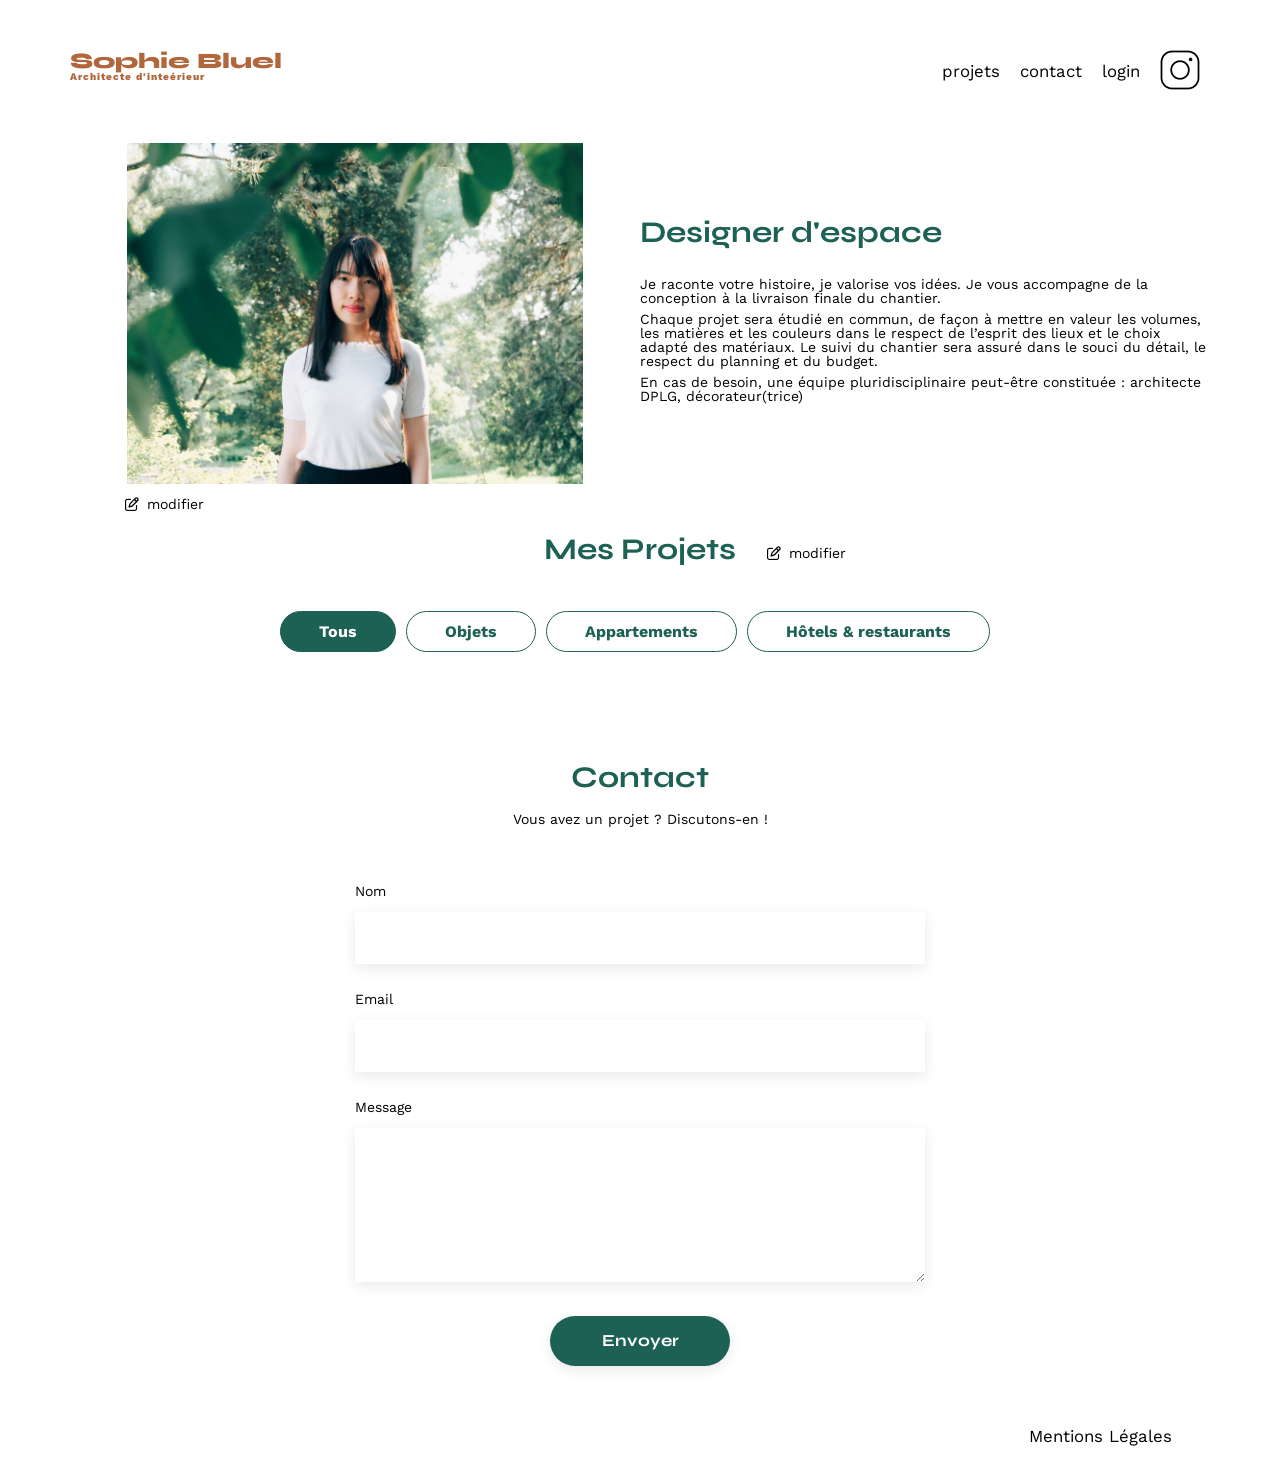
<file: FrontEnd/index.html>
<!DOCTYPE html>
<html lang="fr">
<head>
	<meta charset="UTF-8">
	<title>Sophie Bluel - Architecte d'intérieur</title>
	<meta name="viewport" content="width=device-width, initial-scale=1.0">
	<link rel="preconnect" href="https://fonts.googleapis.com">
	<link rel="preconnect" href="https://fonts.gstatic.com" crossorigin>
	<link href="https://fonts.googleapis.com/css2?family=Syne:wght@700;800&family=Work+Sans&display=swap" rel="stylesheet">
	<meta name="description" content="">
	<link rel="stylesheet" href="./assets/style.css">
	<link rel="stylesheet" href="https://cdnjs.cloudflare.com/ajax/libs/font-awesome/6.4.0/css/all.min.css" integrity="sha512-iecdLmaskl7CVkqkXNQ/ZH/XLlvWZOJyj7Yy7tcenmpD1ypASozpmT/E0iPtmFIB46ZmdtAc9eNBvH0H/ZpiBw==" crossorigin="anonymous" referrerpolicy="no-referrer" />
</head>
<body>
<div class="module no_display">
	<div class="window">
		
		<i class="fa-solid fa-xmark closeModule"></i>

		
		
		<i class="fa-solid fa-arrow-left back_arrow no_display"></i>
		<div class="addphoto_block no_display">
			<p class="title">Ajout photo</p>
			<form id="submit_photo" class="photo_form">
				<div class="photo_drop">
					<input id="photo_input" class="entry1" type="file" required>
					<div class="uploaded_photo_container"></div>
					<i class="fa-regular fa-image img_icon no_photo"></i>
					<p class="addbtn no_photo">+ Ajouter une photo</p>
					<p class="file_type_info no_photo">jpg.png: 4mo max</p>			
				</div>
				<label for="file_title" class="form_title" for="">Titre</label>
				<input id="file_title" class="form_block entry2" type="text" required>
				<label for="file_category" class="form_title" for="">Catégorie</label>
				<select id="file_category" class="form_block entry3" name="" id="">
					<option value=""></option>
				</select>
				<div class="sepationbar"></div>
				<button type="submit" class="btn add_photo_validation_btn">Valider</button>
			</form>
		</div>




		<div class="delphoto_block">
			<p class="title">Galerie photo</p>
			<div class="photo_container">
			</div>
			<div class="sepationbar"></div>
			<div class="btn addPhoto">Ajouter une photo</div>
			<p class="deleteGallery">Supprimer la galerie</p>
		</div>
	</div>
</div>

<div class="adminmode">
	<div class="edition_push"></div>
	<div class="edition_bar">
		<div class="edition_mode">
			<i class="fa-regular fa-pen-to-square edition_icon"></i>
			<p>Mode édition</p>
		</div>
		<button class="btn">publier les changements</button>
	</div>
</div>	



<header>
	<h1>Sophie Bluel <span>Architecte d'inteérieur</span></h1>
	<nav>
		<ul>
			<li>projets</li>
			<li>contact</li>
			<li class="logout_nav no_display">logout</li>
			<li class="login_nav"><a href="logpage.html">login</a></li>
			<li><img src="./assets/icons/instagram.png" alt="Instagram"></li>
		</ul>
	</nav>
</header>
<main>
	<section id="introduction">
		<figure>
			<img src="./assets/images/sophie-bluel.png" alt="">
			<div class="edit_btn edit_btn_photo">
				<i class="fa-regular fa-pen-to-square"></i>
				<p>modifier</p>
			</div>
		</figure>
		<article>
			<h2>Designer d'espace</h2>
			<p>Je raconte votre histoire, je valorise vos idées. Je vous accompagne de la conception à la livraison finale du chantier.</p>
			<p>Chaque projet sera étudié en commun, de façon à mettre en valeur les volumes, les matières et les couleurs dans le respect de l’esprit des lieux et le choix adapté des matériaux. Le suivi du chantier sera assuré dans le souci du détail, le respect du planning et du budget.</p>
			<p>En cas de besoin, une équipe pluridisciplinaire peut-être constituée : architecte DPLG, décorateur(trice)</p>
		</article>
	</section>
	<section id="portfolio">
		<div class="projet_title_container">
			<h2>Mes Projets</h2>
			<div class="edit_btn edit_btn_projet">
				<i class="fa-regular fa-pen-to-square"></i>
				<p>modifier</p>
			</div>
		</div>
		<div class="filter_container">
			<button class="btn btn_all selected">Tous</button>
			<button class="btn btn_objet">Objets</button>
			<button class="btn btn_appartment">Appartements</button>
			<button class="btn btn_hotel">Hôtels & restaurants</button>
		</div>
		<div class="gallery">
		</div>
	</section>
	<section id="contact">
		<h2>Contact</h2>
		<p>Vous avez un projet ? Discutons-en !</p>
		<form action="#" method="post">
			<label for="name">Nom</label>
			<input type="text" name="name" id="name">
			<label for="email">Email</label>
			<input type="email" name="email" id="email">
			<label for="message">Message</label>
			<textarea name="message" id="message" cols="30" rows="10"></textarea>
			<input type="submit" value="Envoyer">
		</form>
	</section>
</main>

<footer>
	<nav>
		<ul>
			<li>Mentions Légales</li>
		</ul>
	</nav>
</footer>
<script src="script.js" type="module"></script>
<script src="administrator-page.js" type="module"></script>
</body>
</html>
</file>
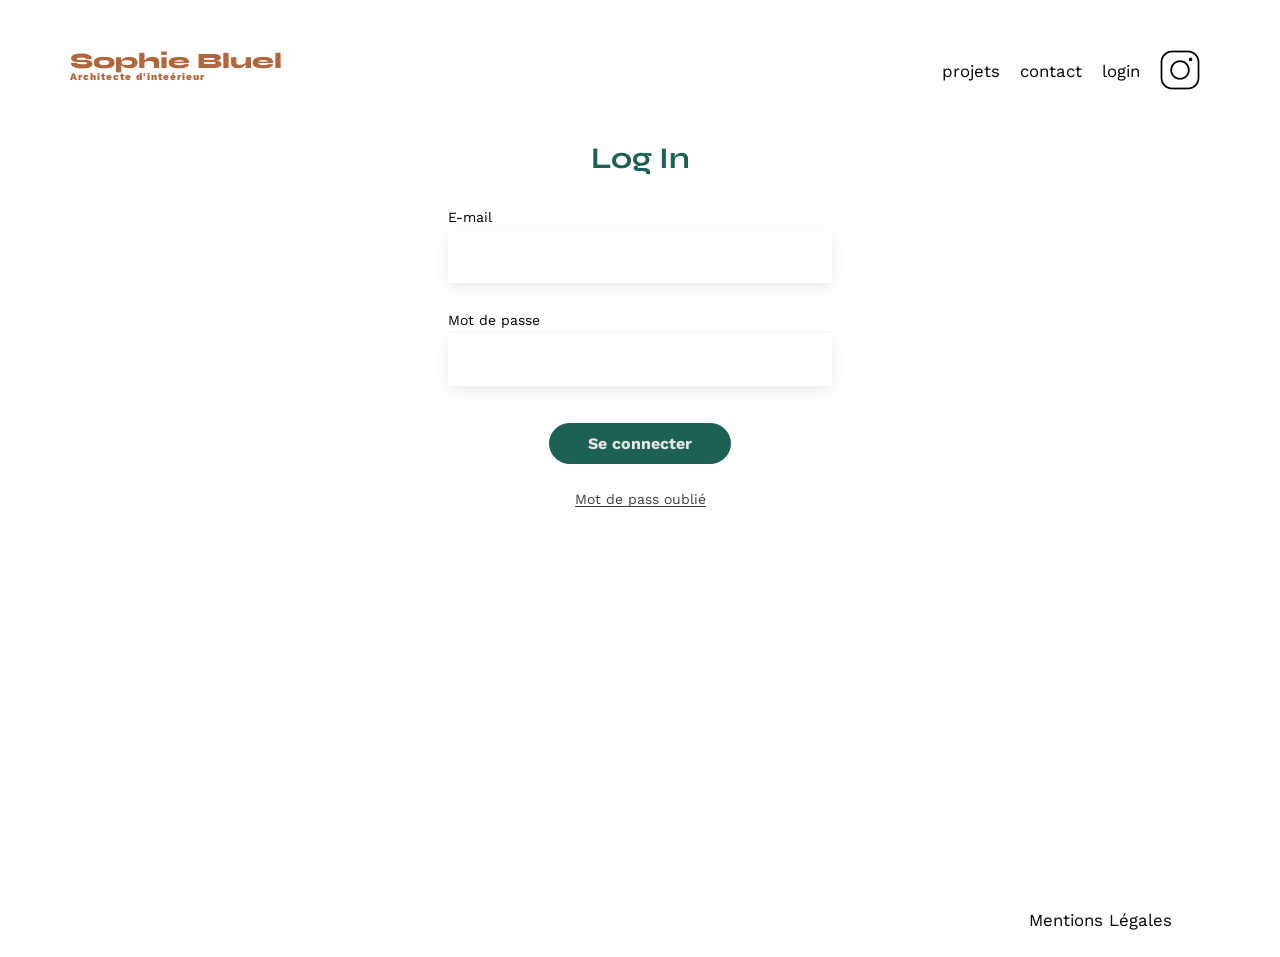
<file: FrontEnd/logpage.html>
<!DOCTYPE html>
<html lang="en">
<head>
	<meta charset="UTF-8">
	<title>Sophie Bluel - Connexion</title>
	<meta name="viewport" content="width=device-width, initial-scale=1.0">
	<link rel="preconnect" href="https://fonts.googleapis.com">
	<link rel="preconnect" href="https://fonts.gstatic.com" crossorigin>
	<link href="https://fonts.googleapis.com/css2?family=Syne:wght@700;800&family=Work+Sans&display=swap" rel="stylesheet">
	<meta name="description" content="">
	<link rel="stylesheet" href="./assets/style.css">
    <link rel="stylesheet" href="./assets/logstyle.css">
</head>
<body>
<header class="menu_header">
    <h1>Sophie Bluel <span>Architecte d'inteérieur</span></h1>
    <nav>
        <ul>
            <li>projets</li>
            <li>contact</li>
            <li><a href="logpage.html">login</a></li>
            <li><img src="./assets/icons/instagram.png" alt="Instagram"></li>
        </ul>
    </nav>
</header>

<main>
    
    <div class="login_menu">
        <h2 class="title">Log In</h2>
        <form id="logForm">
            <label for="email">E-mail</label>
            <input type="email" id="email" name="email" required>
            <label for="password">Mot de passe</label>
            <input type="password" id="password" name="password" required>
            <button type="submit" class="btn login_button">Se connecter</button>
        </form>
        <a class="forgotten_password" href="#">Mot de pass oublié</a>
    </div>    

</main>

<footer>
	<nav>
		<ul>
			<li>Mentions Légales</li>
		</ul>
	</nav>
</footer>
<script src="login.js"></script>
</body>
</html>
</file>
<file: FrontEnd/assets/style.css>
/* http://meyerweb.com/eric/tools/css/reset/
   v2.0 | 20110126
   License: none (public domain)
*/

html, body, div, span, applet, object, iframe,
h1, h2, h3, h4, h5, h6, p, blockquote, pre,
a, abbr, acronym, address, big, cite, code,
del, dfn, em, img, ins, kbd, q, s, samp,
small, strike, strong, sub, sup, tt, var,
b, u, i, center,
dl, dt, dd, ol, ul, li,
fieldset, form, label, legend,
table, caption, tbody, tfoot, thead, tr, th, td,
article, aside, canvas, details, embed,
figure, figcaption, footer, header, hgroup,
menu, nav, output, ruby, section, summary,
time, mark, audio, video {
	margin: 0;
	padding: 0;
	border: 0;
	font-size: 100%;
	font: inherit;
	vertical-align: baseline;
}
/* HTML5 display-role reset for older browsers */
article, aside, details, figcaption, figure,
footer, header, hgroup, menu, nav, section {
	display: block;
}
body {
	line-height: 1;
}
ol, ul {
	list-style: none;
}
blockquote, q {
	quotes: none;
}
blockquote:before, blockquote:after,
q:before, q:after {
	content: '';
	content: none;
}
table {
	border-collapse: collapse;
	border-spacing: 0;
}
/** end reset css**/
body {
	max-width: 1140px;
	margin:auto;
	font-family: 'Work Sans' ;
	font-size: 14px;
}
header {
	display: flex;
	justify-content: space-between;
	margin: 50px 0
}
section {
	margin: 50px 0
}

h1{
	display: flex;
	flex-direction: column;
	font-family: 'Syne';
	font-size: 22px;
	font-weight: 800;
	color: #B1663C
}

h1 > span {
	font-family: 'Work Sans';
	font-size:10px;
	letter-spacing: 0.1em;
;
}

h2{
	font-family: 'Syne';
	font-weight: 700;
	font-size: 30px;
	color: #1D6154
}
nav ul {
	display: flex;
	align-items: center;
	list-style-type: none;

}
nav li {
	padding: 0 10px;
	font-size: 1.2em;
}

li:hover {
	color: #B1663C;
	cursor: pointer;
}
li a:hover  {
	color: #B1663C;
}
#introduction {
	display: flex;
	align-items: center;
}
#introduction figure {
	flex: 1
}
#introduction img {
	display: block;
	margin: auto;
	width: 80%;
}

#introduction article {
	flex: 1
}
#introduction h2 {
	margin-bottom: 1em;
}

#introduction p {
	margin-bottom: 0.5em;
}
#portfolio h2 {
	text-align: center;
	margin-bottom: 1em;
}
.gallery {
	width: 100%;
	display: grid;
	grid-template-columns: 1fr 1fr 1fr;
	grid-column-gap: 20px;
	grid-row-gap: 20px;
}

.gallery img {
	width: 100%;

}
#contact {
	width: 50%;
margin: auto;
}
#contact > * {
	text-align: center;

}
#contact h2{
	margin-bottom: 20px;
}
#contact form {
	text-align: left;
	margin-top:30px;
	display: flex;
	flex-direction: column;
}

#contact input {
	height: 50px;
	font-size: 1.2em;
	border: none;
	box-shadow: 0px 4px 14px rgba(0, 0, 0, 0.09);
}
#contact label {
	margin: 2em 0 1em 0;
}
#contact textarea {
	border: none;
	box-shadow: 0px 4px 14px rgba(0, 0, 0, 0.09);
}

input[type="submit"]{
	font-family: 'Syne';
	font-weight: 700;
	color: white;
	background-color: #1D6154;
	margin : 2em auto ;
	width: 180px;
	text-align: center;
	border-radius: 60px ;
}

footer nav ul {
	display: flex;
	justify-content: flex-end;
	margin: 2em
}
.btn {
    padding: 10px 38px;
    margin-top: 17px;
    color: #1D6154;
    border: 1px solid #1D6154;
    border-radius: 60px;
    background-color: transparent;
    width: fit-content;
    font-family: "Work Sans";
    font-size: 16px;
	font-weight: 700;
}
.filter_container {
	display: flex;
	justify-content: center;
	margin-bottom: 60px;
}
.filter_container .btn {
	margin-right: 10px;
}
.filter_container .selected {
	color: white;
	background-color: #1D6154;
}
.filter_container:last-child {
	margin-right: 0;
}
a {
	text-decoration: none;
	color: black;
}




/*** EDITION BAR ***/
.edition_bar {
	justify-content: center;
	align-items: center;
	width: 100vw;
	background-color: black;
	position: fixed;
	z-index: 1000;
	top: 0;
	left: 0;
	display: flex;
	padding: 10px 0;
}
.edition_bar .btn {
	margin-top: 0;
	color: black;
	border: white;
	background-color: white;
	margin-left: 13px;
}
.edition_mode {
	display: flex;
	align-items: baseline;
}
.edition_bar .edition_mode i, .edition_mode p{
	color: white;
	font-size: 16px;
	margin-right: 9px;
}
.edition_push {
	height: 50px;
}



.no_display {
	display: none!important;
}



/**** MODULE ****/

.module {
	top: 0;
	left: 0;
	height: 100vh;
	position: fixed;
	z-index: 99;
	width: 100vw;
	background: rgba(0, 0, 0, 0.5);
	display: flex;
	justify-content: center;
	align-items: center;
}
.module .window {
	box-sizing: border-box;
	width: 630px;
	background-color: white;
	text-align: center;
	display: flex;
	flex-direction: column;
	align-items: center;
	padding: 60px 100px 50px 100px;
	border-radius: 10px;
	margin-top: 50px;
}
.window .title {
	color: black;
	font-size: 26px;
	font-weight: 400;
	font-size: "Work Sans";
	margin-bottom: 46px;
}
.window .sepationbar {
	height: 2px;
	width: 100%;
	background-color: #b3b3b3;
	margin: 38px 0;
}
.module .window .photo_container {
	display: flex;
	gap: 10px;
	flex-flow: row wrap;
	object-fit:scale-down;
}
.module .window .photo_container figure img {
	height: 110px;
	width: 78px;
	overflow: hidden;
}
.module .window .photo_container figure {
	margin-bottom: 10px;
	text-align: start;
}

.window .btn {
	margin: 0 auto 23px auto;
	background-color: #1D6154;
	color: white;
	font-weight: 700px;
	padding: 10px 60px;
	font-family: "Syne";
	font-size: 14px;
}
.window .deleteGallery {
	color: #D65353;
}
.closeModule {
	font-size: 20px;
	padding: 3px;
	position: relative;
	top: -35px;
	left: 280px;
}



.trashIconContainer {
	height: 17px;
	width: 17px;
	background-color: black;
	border-radius: 2px;
	display: flex;
	justify-content: center;
	align-items: center;
	position: relative;
	top: 4px;
	left: 57px;
	margin-bottom: -17px;
}

.trashIconContainer .trashIcon {
	color: white;
	font-size: 9px;
} 

.addphoto_block .photo_drop {
	text-align: center;
}

.addphoto_block .photo_drop{
	width: 420px;
	background: #E8F1F7;
	border-radius: 3px;
	margin-bottom: 30px;
}
.addphoto_block .photo_drop .img_icon {
	font-size: 46px;
	color: #B9C5CC;
	margin: 28px 0 21px 0;
}
.addphoto_block .photo_drop .addbtn {
	border-radius: 50px;
	padding: 10px 33px;
	font-family: "Work Sans";
	font-weight: 500;
	font-size: 14px;
	line-height: 17px;
	color: #306685;
	background: #CBD6DC;
	width: fit-content;
	margin: 0 auto 7px auto;
}
.addphoto_block .photo_drop .file_type_info {
	font-family: "Work Sans";
	font-size: 10px;
	font-weight: 400;
	line-height: 12px;
	letter-spacing: 0em;
	color: #444444;
	padding-bottom: 19px;
	display: block;
}
.addphoto_block .photo_form {
	display: flex;
	flex-direction: column;
	text-align: start;
	box-sizing: border-box;
}
.addphoto_block .photo_form .entry2 {
	margin-bottom: 21px;
}

.addphoto_block .photo_form .form_title {
	font-family: "Work Sans";
	font-size: 14px;
	font-weight: 500;
	line-height: 16px;
	letter-spacing: 0em;
	color: #3D3D3D;
	margin-bottom: 10px;
}
.addphoto_block .photo_form .form_block {
	background: #FFFFFF;
	box-shadow: 0px 4px 14px rgba(0, 0, 0, 0.09);
	height: 51px;
	border: none;
}

.addphoto_block .btn {
	font-family: "Syne";
	font-size: 14px;
	font-weight: 700;
	line-height: 17px;
	letter-spacing: 0em;
	background: #A7A7A7;
	border-radius: 60px;
	border: none;
	padding: 10px 80px;
	margin: auto;
}

.addphoto_block .selected {
	color: white;
	background: #1D6154;
}

.window .back_arrow {
	font-size: 18px;
	position: relative;
	top: -58px;
	left: -276px;
}



#photo_input {
	display: block;
	position: absolute;
	width: 420px;
	height: 170px;
	opacity: 0;
}




.uploadedImg {
	height: 170px;
	width: 130px;
	margin-bottom: -2px;
	object-fit: cover;
}

.edit_btn {
	display: flex;
	justify-content: center;
	align-items: center;
	width: fit-content;
}
.edit_btn p {
	font-family: 'Work Sans';
	font-style: normal;
	font-weight: 400;
	font-size: 14px;
	line-height: 16px;
}
.edit_btn i {
	margin-right: 8px;
}

figure .edit_btn_photo {
	height: 0;
	width: 0;
	position: relative;
	top: 20px;
	left: 94px;
}
.edit_btn_projet:hover, .addPhoto, .closeModule, .login_button {
	cursor: pointer;
}
figure .edit_btn_photo p {
	margin: 0!important;
}

.projet_title_container {
	display: flex;
	justify-content: center;
}
.projet_title_container .edit_btn {
	position: relative;
	width: 0px;
	height: 0px;
	top: 19px;
	left: 70px;
}

.addmargin {
	margin-bottom: 62px!important;
}
</file>
<file: FrontEnd/assets/logstyle.css>
.login_menu {
    width: fit-content;
    margin: auto;
    display: flex;
    flex-direction: column;
}

.login_menu .title {
    text-align: center;
    margin-bottom: 37px;
}
.login_menu form {
    display: flex;
    flex-direction: column;
}
#email {
    margin-bottom: 30px;
}
#password {
    margin-bottom: 37px;
}
.login_menu label {
    margin-bottom: 7px;
}
.login_menu input {
    height: 50px;
    width: 380px;
    border: none;
    box-shadow: 0px 4px 14px rgba(0, 0, 0, 0.09);
}
.login_menu .btn {
    margin-top: 17px;
    color: #E5E5E5;
    background-color: #1D6154;
    margin: 0 auto 28px auto;
}
.login_menu .forgotten_password {
    margin: auto;
    border-bottom: solid #3D3D3D 1px;
    color: #3D3D3D;
}

footer {
    height: 50vh;
    display: flex;
    align-items: end;
    justify-content: flex-end;
}
</file>
